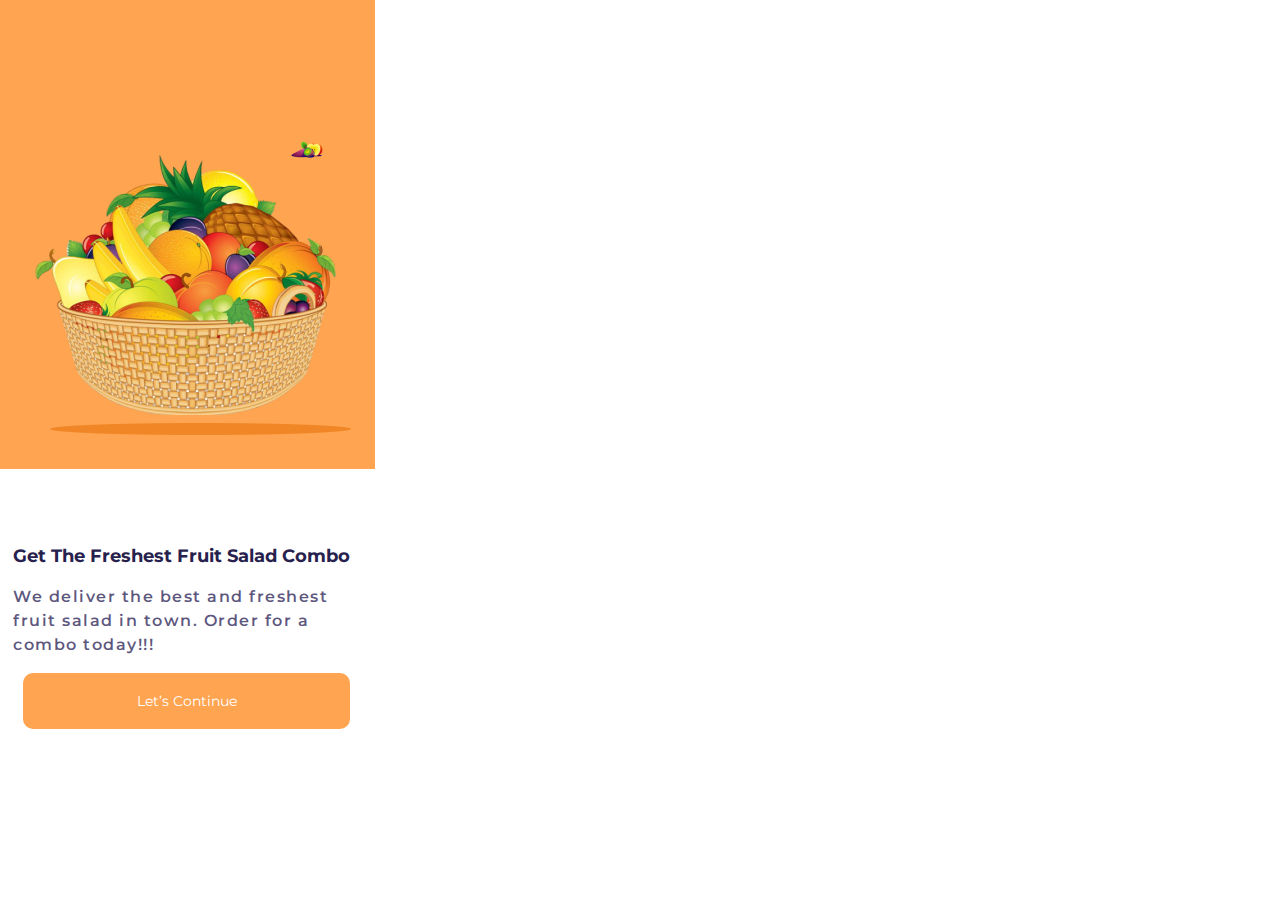
<file: index.html>
<html lang="en">
  <head>
    <meta charset="UTF-8" />
    <meta http-equiv="X-UA-Compatible" content="IE=edge" />
    <meta name="viewport" content="width=device-width, initial-scale=1.0" />
    <title>Document</title>
    <link rel="stylesheet" href="/style/style.css" />
    <link rel="preconnect" href="https://fonts.gstatic.com" />
    <link
      href="https://fonts.googleapis.com/css2?family=Montserrat&display=swap"
      rel="stylesheet"
    />
  </head>
  <body>
    <sesction class="welcome-container">
      
      <img
        class="welcome-basket"
        src="/images/imgbin-basket-of-fruit-cartoon-fruits-basket-still-life-illustration-zT8c0qVNxL2hbA3BBdz73AmJr-removebg-preview (1) 1.png"
      />

      <img
        class="upper-welcome-basket"
        src="/images/fruit-drops2-removebg-preview 1.png"
      />
      <img class="lower-welcome-basket" src="/images/Ellipse 1.png" />
    </section>
    <section class="welcome-texts">
      <div class="welcome-texts-groups">
        <h3 class="welcome-text1">Get The Freshest Fruit Salad Combo</h3>
        <p class="welcome-text2">
          We deliver the best and freshest fruit salad in town. Order for a
          combo today!!!
        </p>
      </div>
      <button id="welcome-button">Let’s Continue</button>
    </section>
  </body>
</html>
</file>
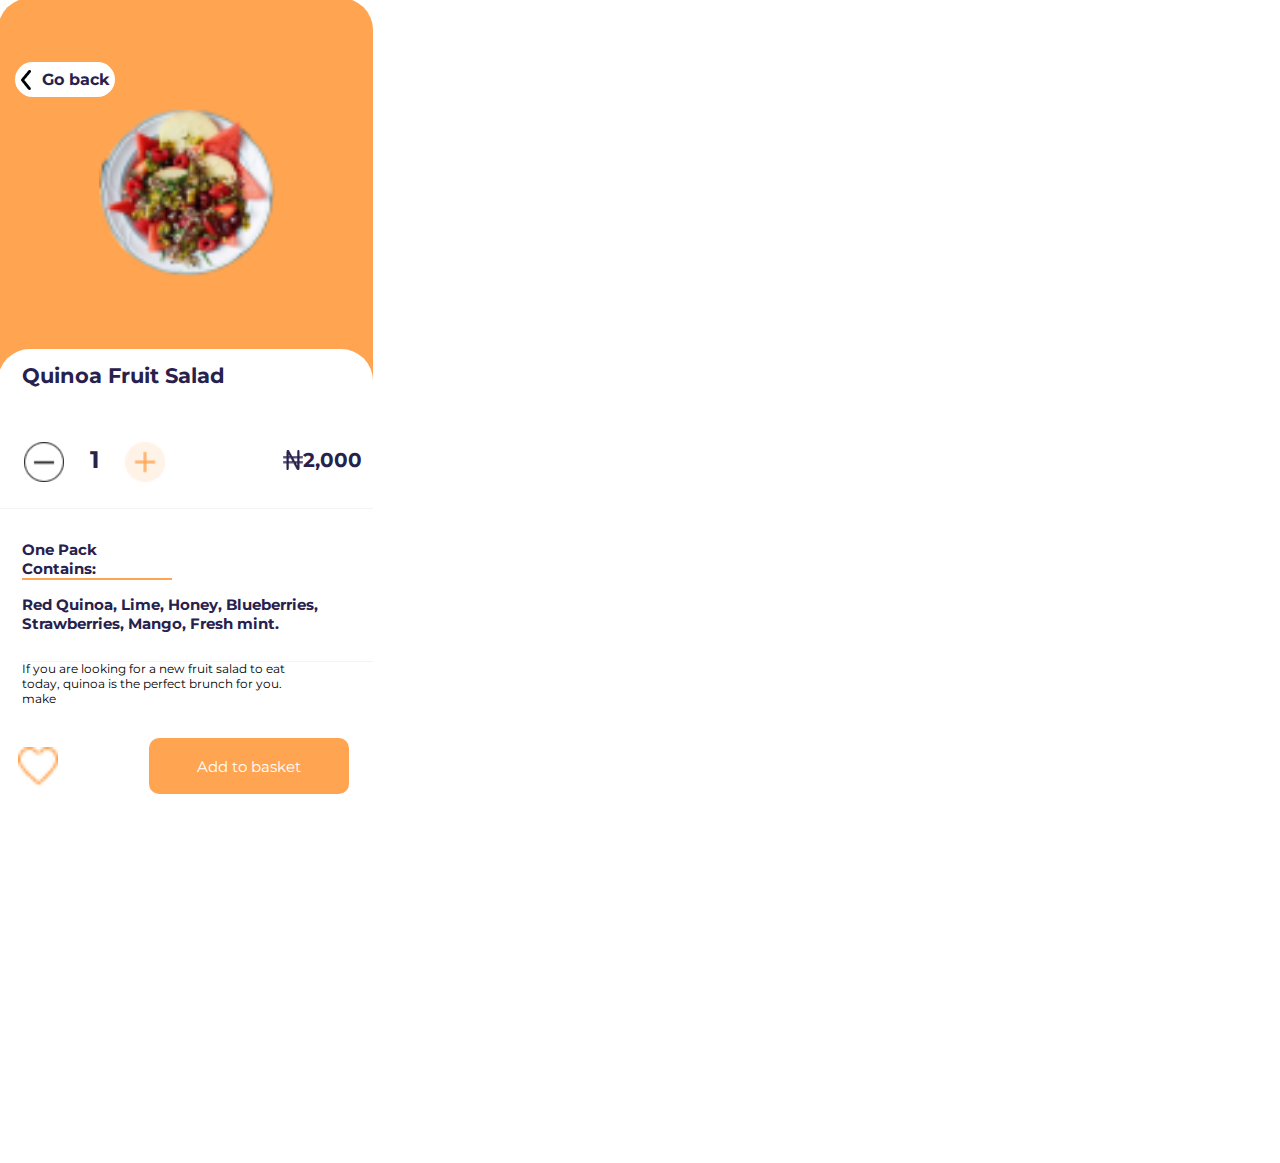
<file: src/add_to_basket.html>
<!DOCTYPE html>
<html lang="en">
<head>
    <meta charset="UTF-8">
    <meta http-equiv="X-UA-Compatible" content="IE=edge">
    <meta name="viewport" content="width=device-width, initial-scale=1.0">
    <link rel="stylesheet" href="add-to-basket.css">
    <link rel="preconnect" href="https://fonts.gstatic.com">
<link href="https://fonts.googleapis.com/css2?family=Montserrat:wght@300&display=swap" rel="stylesheet">
    <title>add to basket</title>
</head>
<body>
    <section class="main-section">
    <section class="header">
    <button class="header-button"><img src="/images/arow.png" alt="arow"> Go back</button>
    <img class="main-images"src="/images/breakfast-quinoa-and-red-fruit-salad-134061-1-removebg-preview 1 (1).png" alt="salad">
    </section>
    <section class="dish-section">
        <h1 class="dish-section-header">Quinoa Fruit Salad</h1>
        <div class="dish-order">
        <div class="dish-order1"><img class="minus"src="/images/Group 30.png" alt="">
        <h2>1</h2>
        <img class="plus" src="/images/Group 12.png" alt="">
        </div>
        <div class="dish-order2"><img class="coin"src="/images/Group 31.png" alt="">
        <h2 class="price">2,000</h2>
    </div>
</div>
   <div class="text-section">
        <h2 class="contains-header">One Pack Contains:</h2>
        <p class="Contains">Red Quinoa, Lime, Honey, Blueberries, Strawberries, Mango, Fresh mint.</p>
      </div>  <p class="Contains2">If you are looking for a new fruit salad to eat today, quinoa is the perfect brunch for you. make</p>
    </section>
    <div class="footer-section">
<img class="fav-icon"src="/images/Vector.png" alt="">
<button class="add-button">Add to basket</button>
    </div>

</section>
</body>
</html>
</file>
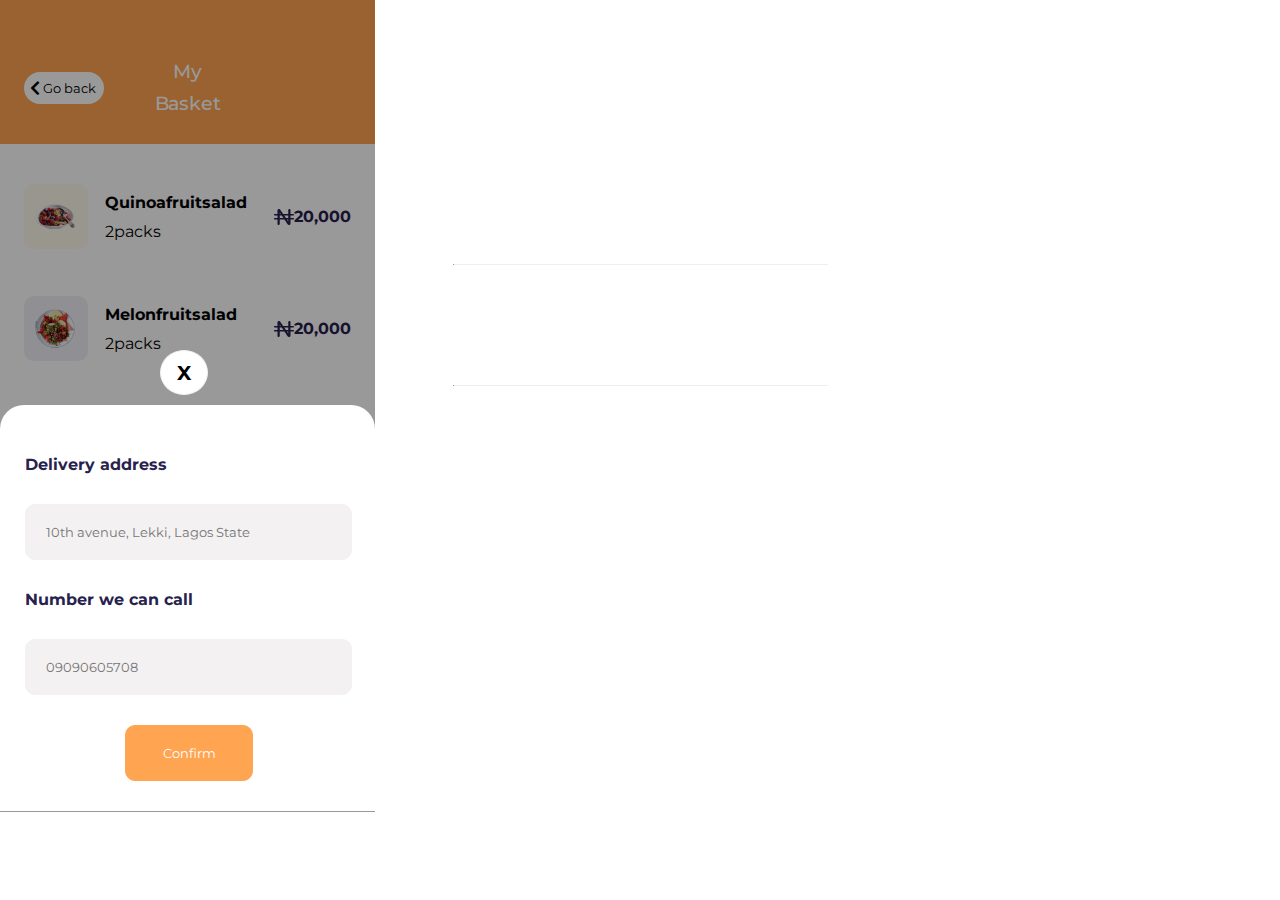
<file: src/complete_details.html>
<!doctype html>
<html lang="en">
<head>
    <meta charset="UTF-8">
    <meta name="viewport" content="width=device-width, user-scalable=no, initial-scale=1.0, maximum-scale=1.0, minimum-scale=1.0">
    <meta http-equiv="X-UA-Compatible" content="ie=edge">
    <link rel="preconnect" href="https://fonts.gstatic.com">
    <link href="https://fonts.googleapis.com/css2?family=Montserrat:wght@500&display=swap" rel="stylesheet"> 
    <link rel="stylesheet" href="https://use.fontawesome.com/releases/v5.6.3/css/all.css">
    <link rel="stylesheet" href="order_list.css">
    <title>Combo-Salad</title>
</head>
<body>
    <main > 
        <!-- pop up complete details-->
        <div class="opacity-ground"></div>  <!--cover the page with 40% black color opacity -->
        <button class="cancel-btn" onclick="window.location.href='order_list.html'">X</button>
        <section class="pop-check">
            <form>
                <label class="label-text" for="Delivery-address">Delivery address</label>
                <input type="text" id="Delivery-address" name="Delivery-address" placeholder="10th avenue, Lekki, Lagos State">
            
                <label class="label-text" for="lname">Number we can call</label>
                <input type="number" id="number-call" name="number-call" placeholder="09090605708">
                
                <button id="submit" onclick="window.location.href='order_complete.html'">Confirm</button>
              </form>
        </section> 
        <!-- My Basket & go back button-->
        <header class="order-list-header">
            <h1 class="my-basket-title">My Basket</h1>
            <button class="go-back" onclick="window.location.href='home_screen.html'">Go back</button>
            <i class="fas fa-chevron-left icon-back"></i>
        </header>

        <!-- order list section-->
        <section class="order-list">
            <div class="box box-one">
                <img src="../images/BerryWorld-Kiwiberry-Fruit-Salad-LS-removebg-preview 1.png" alt="" width="40px"
                height="24.93px">
                <div class="order-list-title">
                    <h3 class="fruit-salad">Quinoafruitsalad</h3>
                    <p>2packs</p>
                </div>
                <img class="symbol-img" src="../images/Group 31.png" alt="symbol">
                <p class="price-check">20,000</p>
            </div>

            <hr class="under-line">  <!-- split between the orders-->

            <div class="box box-two">
                <img src="../images/breakfast-quinoa-and-red-fruit-salad-134061-1-removebg-preview 1 (1).png" alt="" width="40px"
                height="40px">
                <div class="order-list-title">
                    <h3 class="fruit-salad">Melonfruitsalad</h3>
                    <p>2packs</p>
                </div>
                <img class="symbol-img" src="../images/Group 31.png" alt="symbol">
                <p class="price-check">20,000</p>
            </div>

            <hr class="under-line">

            <div class="box box-three">
                <img src="../images/Best-Ever-Tropical-Fruit-Salad8-WIDE-removebg-preview 1.png" alt="" width="40px"
                height="25px">
                <div class="order-list-title">
                    <h3 class="fruit-salad">Tropicalfruitsalad</h3>
                    <p>2packs</p>
                </div>
                <img class="symbol-img" src="../images/Group 31.png" alt="symbol">
                <p class="price-check">20,000</p>
            </div>
        </section>

        <!-- total section & checkout button-->
        <section>
            <h1 class="total">Total</h1>
            <img class="symbol-total" src="../images/Group 31.png" alt="symbol" width="20px" height="16px">
            <p class="total-price">60,000</p>
            <button class="checkout"  onclick="window.location.href='order_complete.html'">Checkout</button>
        </section>   
    </main>
</body>
</html>
</file>
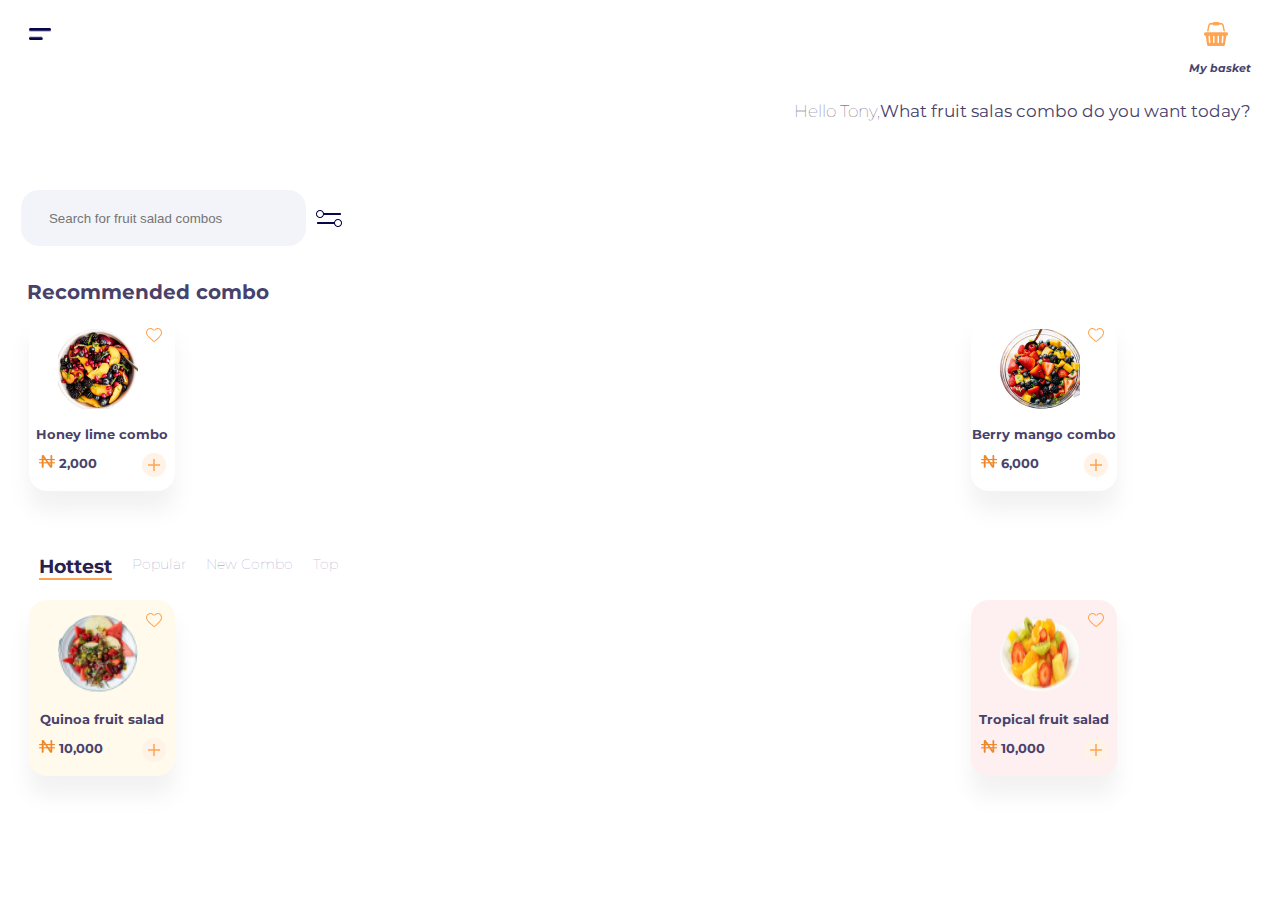
<file: src/home_screen.html>
<!DOCTYPE html>
<html lang="en">

<head>
    <meta charset="UTF-8">
    <meta http-equiv="X-UA-Compatible" content="IE=edge">
    <meta name="viewport" content="width=device-width, initial-scale=1.0">
    <link rel="stylesheet" href="/style/style.css">
    <link rel="preconnect" href="https://fonts.gstatic.com">
    <link href="https://fonts.googleapis.com/css2?family=Montserrat:wght@300&display=swap" rel="stylesheet">
    <title>Document</title>
</head>

<body>
    <header class="header">
        <img class="header-images1" src="/images/Group 4.png" alt="menu">
        <div class="header-images2">
            <img class="header-image2" src="/images/Vector2.png" alt="bascket">
            <p class="header-images2-text"><i>My basket</i></p>
        </div>
    </header>
    <p class="header-text">Hello Tony,<b>What fruit salas combo do you want today?</b> </p>
    <section class="search-box">
        <input class="search-box-input" type="search" name="search" placeholder="       Search for fruit salad combos"
            src="/images/Group.png">
        <img class="search-box-image" src="/images/Group 6.png" alt="search">
    </section>
    <section class="recommended-combo">
        <h2 class="recommended-combo-text">Recommended combo</h2>
        <div class="recommended-combo-dishes">
            <div class="recommended-combo-dishe">
                <img class="dishes-images1"
                    src="/images/Honey-Lime-Peach-Fruit-Salad-3-725x725-1-removebg-preview 1.png" alt="honey salad">
                <img class="dishes-images2" src="/images/Vector.png" alt="fav">
                <p class="dish-name">Honey lime combo </p>
                <div>
                    <p class="price-text"><img src="/images/price.png" alt="price"> 2,000</p>
                    <img class="add-icon" src="/images/Group 12.png" alt="add">
                </div>
            </div>
            <div class="recommended-combo-dishe">
                <img class="dishes-images1" src="/images/Glowing-Berry-Fruit-Salad-8-720x720-removebg-preview 1.png"
                    alt="Berry mango combo">
                <img class="dishes-images2" src="/images/Vector.png" alt="">
                <p class="dish-name">Berry mango combo</p>
                <div>
                    <p class="price-text"><img src="/images/price.png" alt="price"> 6,000</p>
                    <img class="add-icon" src="/images/Group 12.png" alt="add">
                </div>
            </div>

        </div>
    </section>
    <section class="choose-dishe">
        <div class="choose-dishe-nav">
            <p class="choose-item1">Hottest</a>
            <p class="choose-item">Popular</p>
            <p class="choose-item">New Combo</p>
            <p class="choose-item">Top</p>
        </div>
        <div class="hottest-dishes">
            <div class="hottest-dishe1">
                <img class="dishes-images1"
                    src="/images/breakfast-quinoa-and-red-fruit-salad-134061-1-removebg-preview 1 (1).png"
                    alt="Quinoa fruit salad">
                <img class="dishes-images2" src="/images/Vector.png" alt="">
                <p class="dish-name">Quinoa fruit salad </p>
                <div>
                    <p class="price-text"><img src="/images/price.png" alt="price"> 10,000</p>
                    <img class="add-icon" src="/images/Group 12.png" alt="add">
                </div>
            </div>
            <div class="Hottest-dishe2">
                <img class="dishes-images1" src="/images/Best-Ever-Tropical-Fruit-Salad8-WIDE-removebg-preview 1.png"
                    alt=" Tropical fruit salad">
                <img class="dishes-images2" src="/images/Vector.png" alt="">
                <p class="dish-name">Tropical fruit salad </p>
                <div>
                    <p class="price-text"><img src="/images/price.png" alt="price"> 10,000</p>
                    <img class="add-icon" src="/images/Group 12.png" alt="add">
                </div>
            </div>


        </div>

    </section>

</body>

</html>
</file>
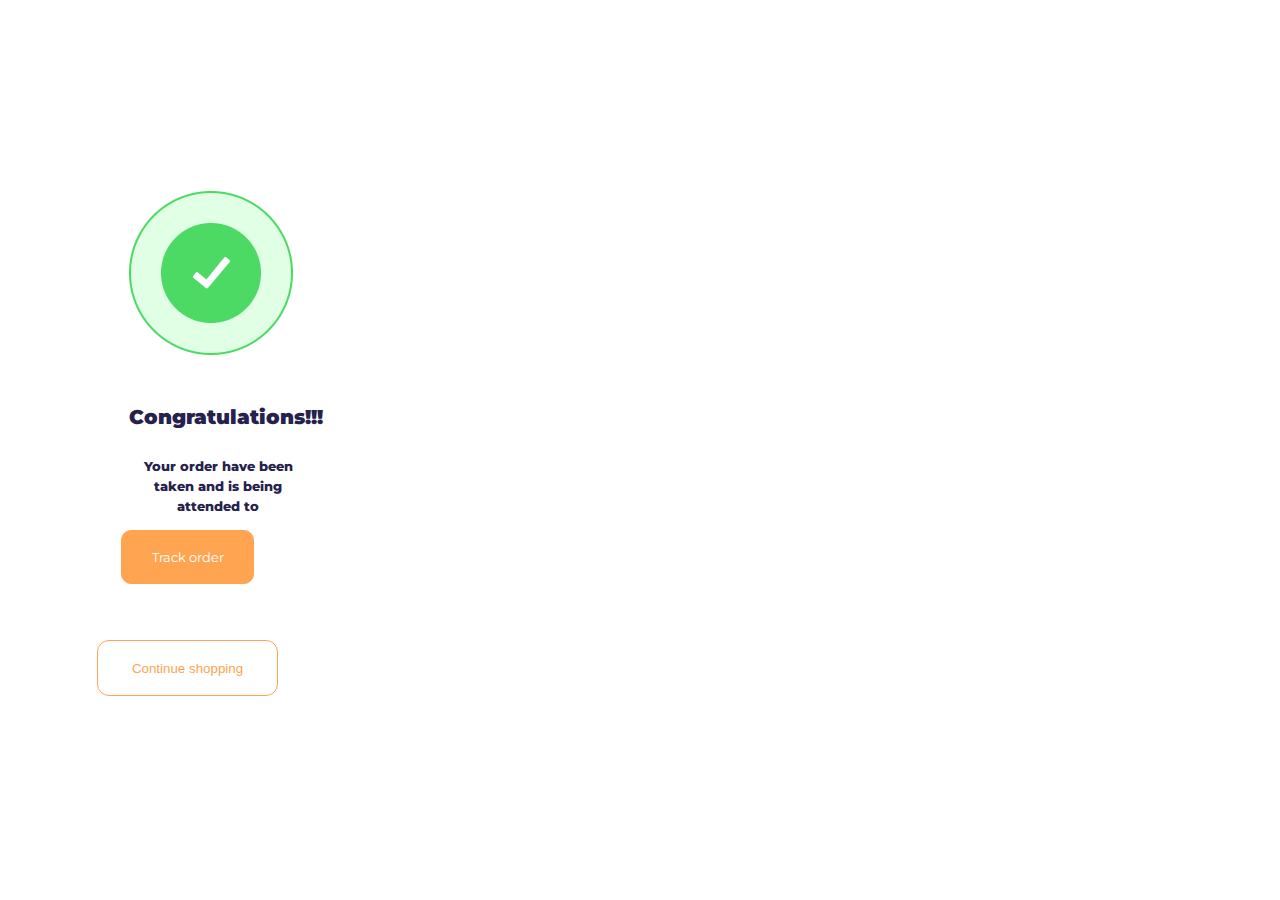
<file: src/order_complete.html>
<html lang="en">
  <head>
    <meta charset="UTF-8" />
    <meta http-equiv="X-UA-Compatible" content="IE=edge" />
    <meta name="viewport" content="width=device-width, initial-scale=1.0" />
    <title>Document</title>
    <link rel="stylesheet" href="/style/style.css" />
    <link rel="preconnect" href="https://fonts.gstatic.com" />
    <link
      href="https://fonts.googleapis.com/css2?family=Montserrat&display=swap"
      rel="stylesheet"
    />
  </head>
  <body>
    <section class="order-complete-container">
      <img class="order-done-img" src="/images/Group 48.png" />
      <h3 class="order-complete-text1">Congratulations!!!</h3>
      <p class="order-complete-text2">
        Your order have been taken and is being attended to
      </p>
    </section>
    <section class="order-complete-buttons">
      <button id="order-button1">Track order</button>
      <button id="order-button2">Continue shopping</button>
    </section>
  </body>
</html>
</file>
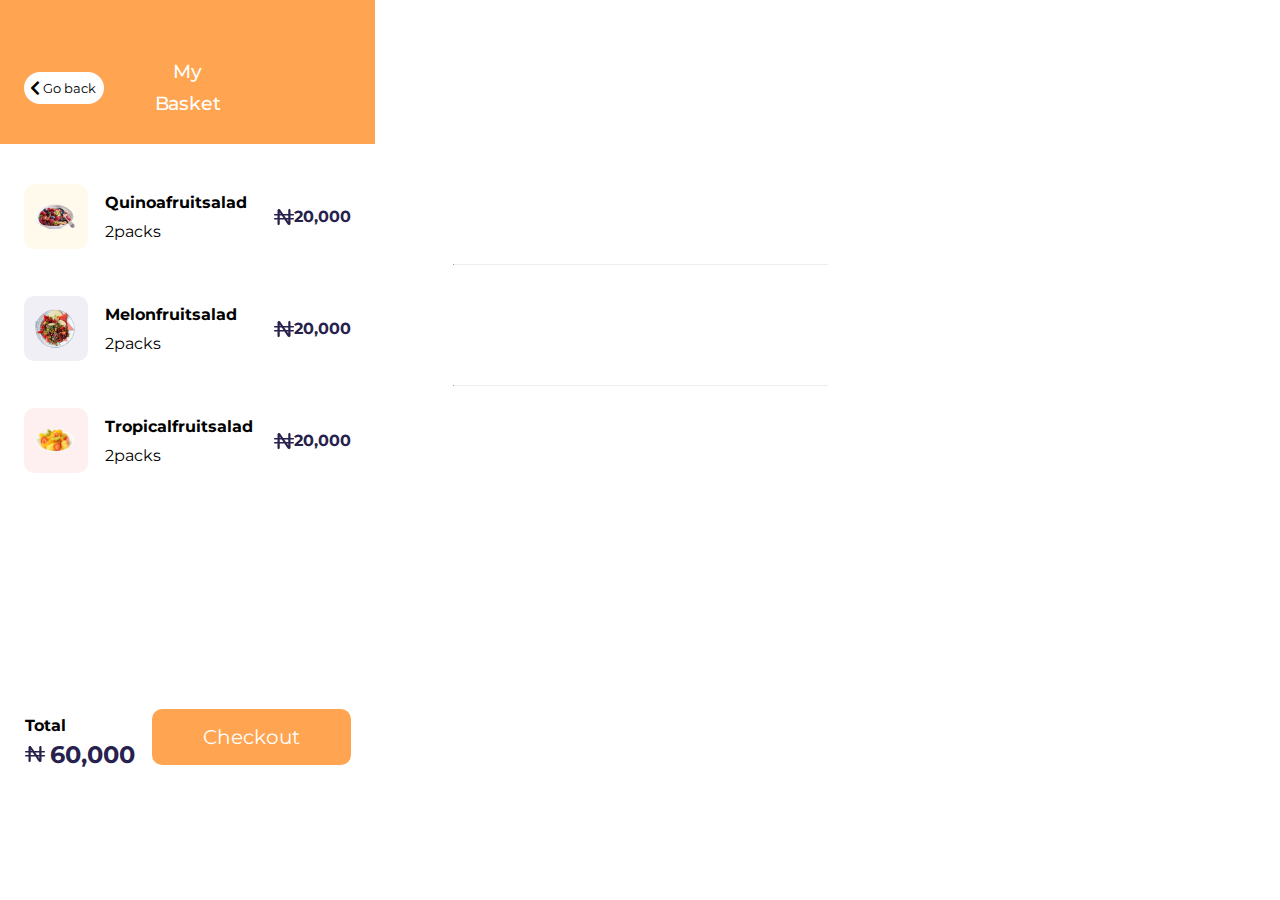
<file: src/order_list.html>
<!doctype html>
<html lang="en">
<head>
    <meta charset="UTF-8">
    <meta name="viewport" content="width=device-width, user-scalable=no, initial-scale=1.0, maximum-scale=1.0, minimum-scale=1.0">
    <meta http-equiv="X-UA-Compatible" content="ie=edge">
    <link rel="preconnect" href="https://fonts.gstatic.com">
    <link href="https://fonts.googleapis.com/css2?family=Montserrat:wght@500&display=swap" rel="stylesheet"> 
    <link rel="stylesheet" href="https://use.fontawesome.com/releases/v5.6.3/css/all.css">
    <link rel="stylesheet" href="order_list.css">
    <title>Combo-Salad</title>
</head>
<body>
    <main>
        <!-- My Basket & go back button-->
        <header class="order-list-header">
            <h1 class="my-basket-title">My Basket</h1>
            <button class="go-back" onclick="window.location.href='home_screen.html'">Go back</button>
            <i class="fas fa-chevron-left icon-back"></i>
        </header>

        <!-- order list section-->
        <section class="order-list">
            <div class="box box-one">
                <img src="../images/BerryWorld-Kiwiberry-Fruit-Salad-LS-removebg-preview 1.png" alt="" width="40px"
                height="24.93px">
                <div class="order-list-title">
                    <h3 class="fruit-salad">Quinoafruitsalad</h3>
                    <p>2packs</p>
                </div>
                <img class="symbol-img" src="../images/Group 31.png" alt="symbol">
                <p class="price-check">20,000</p>    
            </div>

            <hr class="under-line">

            <div class="box box-two">
                <img src="../images/breakfast-quinoa-and-red-fruit-salad-134061-1-removebg-preview 1 (1).png" alt="" width="40px"
                height="40px">
                <div class="order-list-title">
                    <h3 class="fruit-salad">Melonfruitsalad</h3>
                    <p>2packs</p>
                </div>
                <img class="symbol-img" src="../images/Group 31.png" alt="symbol">
                <p class="price-check">20,000</p>
            </div>

            <hr class="under-line">

            <div class="box box-three">
                <img src="../images/Best-Ever-Tropical-Fruit-Salad8-WIDE-removebg-preview 1.png" alt="" width="40px"
                height="25px">
                <div class="order-list-title">
                    <h3 class="fruit-salad">Tropicalfruitsalad</h3>
                    <p>2packs</p>
                </div>
                <img class="symbol-img" src="../images/Group 31.png" alt="symbol">
                <p class="price-check">20,000</p>
            </div>
        </section>

        <!-- total section & checkout button-->
        <section>
            <h1 class="total">Total</h1>
            <img class="symbol-total" src="../images/Group 31.png" alt="symbol" width="20px" height="16px">
            <p class="total-price">60,000</p>
            <button class="checkout" onclick="window.location.href='complete_details.html'">Checkout</button>
        </section>
    </main>
</body>
</html>
</file>
<file: style/style.css>
/* home scree ine page */
html {
  margin: 21px;
  color: #48426b;
  font-family: Montserrat;
  font-style: normal;
  font-weight: 100;
}
.header {
  width: 100%;
  display: flex;
  justify-content: space-between;
  margin-top: -7px;
}
.header-images1 {
  width: 22px;
  height: 12px;
  margin-top: 6px;
}

.header-image2 {
  margin-left: 15px;
}
.header-images2-text {
  font-size: 11px;
  text-align: center;
  font-weight: bold;
}
.header-text {
  font-size: 17px;
  text-align: right;
  margin-left: 17px;
  left: 122px;
  top: 129px;
  line-height: 16px;
}
/* search box */
.search-box {
  position: absolute;
  display: flex;
  flex-wrap: wrap;
  width: 330px;
  height: 56px;
  left: 21px;
  top: 190px;
}

.search-box-input {
  display: flex;
  justify-content: space-between;
  width: 285px;
  height: 56px;
  background-color: #f3f4f9;
  border: none;
  border-radius: 18px;
}
.search-box-image {
  width: 26px;
  height: 17px;
  margin-left: 10px;
  margin-top: 20px;
}
/* recommended combo */
.recommended-combo-text {
  position: absolute;
  font-size: 20px;
  left: 27.34px;
  top: 263px;
}
.recommended-combo-dishes,
.hottest-dishes {
  position: absolute;
  display: flex;
  justify-content: space-between;
  margin-top: 179px;
  width: 85%;
}
.recommended-combo-dishe,
.hottest-dishe1,
.Hottest-dishe2 {
  position: relative;
  width: 146px;
  height: 176px;
  background-color: white;
  border: none;
  border-radius: 18px;
  box-shadow: 0px 20px 20px 0px #e5e5e57c;
}
.dishes-images1 {
  width: 80px;
  height: 80px;
  margin-top: 14px;
  margin-left: 20%;
}
.dishes-images2 {
  position: absolute;
  right: 13px;
  top: 13px;
}
.choose-dishe {
  margin-top: 500px;
}
.choose-dishe-nav {
  display: flex;
  flex-wrap: wrap;
  margin-top: -49px;
}
.choose-item,
.choose-item1 {
  font-size: 14px;
  margin: 10px;
  color: #938db5;
  margin-top: -15px;
}
.choose-item1 {
  font-size: 19px;
  color: #27214d;
  font-weight: bold;
  border-bottom: 2px solid #ffa451;
}
.hottest-dishes {
  margin-top: 10px;
}
.hottest-dishe1 {
  background-color: #fffaeb;
}
.Hottest-dishe2 {
  background-color: #fef0f0;
}
.dish-name {
  font-size: 13px;
  font-weight: bold;
  text-align: center;
}
.price-text {
  font-size: 13px;
  font-weight: bold;
  margin-left: 10px;
}
.add-icon {
  position: absolute;
  right: 9px;
  top: 138px;
}
/*end home scree ine page */


.order-complete-container {
  position: relative;
  width: 247px;
  height: 328px;
  left: 100px;
  top: 162px;
}
.order-complete-text1 {
  font-family: "Montserrat", sans-serif;
  font-weight: 900;
  font-size: 20px;
  width: 224px;
  height: 32px;
  left: 100px;
  top: 382px;
  color: #27214d;
  margin-top: 50px;
}
.order-complete-text2 {
  font-family: "Montserrat", sans-serif;
  font-size: 12.7px;
  margin-right: 69px;
  display: flex;
  align-items: center;
  text-align: center;
  font-weight: 800;
  line-height: 20px;
  color: #27214d;
}

#order-button1 {
  position: absolute;
  left: 121px;
  top: 530px;
  height: 54px;
  width: 133px;
  background: #ffa451;
  border: 1px solid #ffa451;
  border-radius: 10px;
  font-family: "Montserrat", sans-serif;
  color: white;
}
#order-button2 {
  position: absolute;
  height: 56px;
  width: 181px;
  left: 97px;
  top: 640px;
  border: 1px solid #ffa451;
  border-radius: 12px;
  color: #ffa451;
  background: white;
}

.welcome-container {
    position: absolute;
    width: 375px;
    height: 469px;
    left: 0px;
    top: 0px;
    background: #ffa451;
  }
  .welcome-basket {
    position: absolute;
    width: 301px;
    height: 260px;
    left: 35px;
    top: 155px;
  }
  .upper-welcome-basket {
    position: absolute;
    width: 50px;
    height: 37.52px;
    left: 282px;
    top: 131px;
  }
  .lower-welcome-basket {
    position: absolute;
    width: 301px;
    height: 12px;
    left: 50px;
    top: 423px;
  }
  .welcome-texts {
    position: absolute;
    width: 353px;
    height: 197px;
    left: 13px;
    top: 527px;
  }
  
  .welcome-text1 {
    font-family: "Montserrat", sans-serif;
    font-size: 18px;
    font-weight: bold ;
    text-align: left;
    color: #27214d;
  }
  .welcome-text2 {
    font-family: "Montserrat", sans-serif;
    font-size: 16px;
    font-weight: 570;
    line-height: 24px;
    text-align: left;
    color: #5d577e;
    letter-spacing:1.5px
  }
  #welcome-button {
    position: relative;
    width: 327px;
    height: 56px;
    font-family: "Montserrat", sans-serif;
    background: #ffa451;
    border-radius: 10px;
    border: none;
    color: #ffffff;
    font-weight: 400;
    font-size: 14px;
    line-height: 24px;
    text-align: center;
   margin-left: 10px;
  }
</file>
<file: src/add-to-basket.css>
.main-section {
    position: relative;
    width: 375px;
    height: 812px;
    font-family: "Montserrat", sans-serif;
    color: #27214d;
  
    background: #ffa451;
    border-radius: 32px;
    margin-left: -10px;
    margin-top: -10px;
  }
  .header {
    position: absolute;
    width: 375px;
    height: 812px;
  }
  .header-button {
    background-color: white;
    border: none;
    border-radius: 30px;
    font-weight: bold;
    width: 100px;
    font-size: 16px;
    position: absolute;
    display: flex;
    justify-content: space-between;
    align-items: center;
    color: #27214d;
    height: 35px;
    left: 17px;
    top: 64px;
    font-family: "Montserrat", sans-serif;
  }
  .header-buttom img {
    width: 15px;
    height: 20px;
    left: 0;
  }
  .main-images {
    position: absolute;
    width: 100px;
    justify-content: center;
    position: absolute;
    width: 176px;
    height: 173px;
    left: 101px;
    top: 109px;
  }
  .dish-section {
    position: absolute;
    background-color: white;
    top: 351px;
  
    border-radius: 32px;
    width: 100%;
    height: 100%;
  }
  .dish-section-header {
    position: absolute;
    width: 231px;
    height: 32px;
    left: 24px;
    font-weight: bold;
    font-size: 21px;
  }
  .dish-order {
    display: flex;
    position: relative;
    justify-content: space-between;
    top: 76px;
    border-bottom: 1px solid #f3f3f3;
  }
  .dish-order div {
    width: 90px;
  }
  .dish-order1,
  .dish-order2 {
    display: flex;
    justify-content: space-between;
  }
  
  .coin {
    width: 20px;
    height: 20px;
    margin-top: 25px;
  }
  .minus,
  .plus {
    width: 40px;
    height: 40px;
    margin: 26px;
    margin-top: 17px;
  }
  .price {
    margin-right: 13px;
    font-size: 20px;
    margin-top: 23px;
  }
  .text-section {
    position: absolute;
    left: 24px;
    top: 179px;
  }
  .contains-header {
    font-size: 15px;
    width: 150px;
    font-weight: bold;
    border-bottom: 2px solid #ffa451;
  }
  .Contains {
    font-size: 15px;
    font-weight: bolder;
    border-bottom: 1px solid #f3f3f3;
    height: 66px;
  }
  .Contains2 {
    font-size: 12px;
    position: absolute;
    width: 284px;
    height: 42px;
    left: 24px;
    top: 300px;
    color: black;
  }
  .footer-section {
    position: absolute;
  
    top: 740px;
    display: flex;
  }
  .add-button {
    width: 219px;
    height: 56px;
    border: none;
    border-radius: 10px;
    width: 200px;
    font-family: "Montserrat", sans-serif;
    background-color: #ffa451;
    color: white;
    font-size: 15px;
    margin-left: 91px;
  }
  .fav-icon {
    width: 40px;
    height: 40px;
    margin-left: 20px;
    margin-top: 9px;
  }
</file>
<file: src/order_list.css>
* {
    padding: 0;
    margin: 0;
    box-sizing: border-box;
    font-family: 'Montserrat';
}

/* pop-checkout */
.opacity-ground{
    position: absolute;
    z-index: 20; /* to make the div over the page and cover it with 50% black color opacity*/
    background-color:#000000;
    opacity: 40%;
    height: 812px;
    width: 375px;
}
.cancel-btn{
    position: absolute;
    z-index: 22; /* to make the button over the div */
    background-color:#FFFFFF;
    height: 45px;
    width: 48px;
    top: 350px;
    left: 160px;
    border-radius: 50%;
    border: 1px solid #F3F1F1;
    font-size: 20px;
    font-weight: bold;
}
.pop-check{
    display: flex;
    position: absolute;
    z-index: 22; /* to look like a popup window */
    background-color: #FFFFFF;
    height: 406px;
    width: 375px;
    margin-top: 405px;
    padding-top: 50px;
    padding-left: 25px;
    border-radius: 24px 24px 0px 0px; /* (1(24),2(24) "top") (3(0),4(0) "bottom")*/
}

.label-text{
   color: #27214D;
   font-family: 'Montserrat';
   font-weight: bold;
}

input[type=text], select {
    width: 327px;
    height: 56px;
    padding: 12px 20px;
    margin: 30px 0;
    display: inline-block;
    border: 1px solid #F3F1F1;
    background-color:#F3F1F1;
    border-radius: 10px;
    box-sizing: border-box;    
}

input[type=number], select {
    width: 327px;
    height: 56px;
    padding: 12px 20px;
    margin: 30px 0;
    display: inline-block;
    border: 1px solid #F3F1F1;
    background-color:#F3F1F1;
    border-radius: 10px;
    box-sizing: border-box;
}
  
#submit {
    display: flex;
    width: 40%;
    color: white;
    margin-left: 100px;
    cursor: pointer;
    text-align: center;
    justify-content: center;
    width: 128px;
    height: 56px;
    flex-direction: row;
    align-items: center;
    padding: 16px 25px;
    left: 120px;
    top: 716px;
    background: #FFA451;
    border: 1px solid #FFA451;
    box-sizing: border-box;
    border-radius: 10px;
  }
  
  #submit:hover {
    background-color: #FFA451;
  }


/* My Basket */
.order-list-header{
    background-color:#FFA451;
    height: 144px;
    width: 375px;
}
.my-basket-title{
    position: absolute;
    width: 99px;
    height: 32px;
    left: 138px;
    top: 72px;
    font-family: 'Montserrat';
    font-style: normal;
    font-weight: 500;
    font-size: 19px;
    line-height: 32px;
    display: flex;
    align-items: center;
    text-align: center;
    letter-spacing: -0.01em;
    color: #ffffff;
}

/* Go back */
.go-back{
    position: absolute;
    width: 80px;
    height: 32px;
    left: 24px;
    top: 72px;
    background: #FFFFFF;
    border-radius: 100px;
    border: 2px solid #FFFFFF;
    padding-left: 10px;
} 
.icon-back{
    position: absolute;
    left: 30px;
    top: 80px;
}


/* order list */

.fruit-salad{
    padding-bottom: 10px;
    font-size: 16px;
}
.order-list{
    display: flex;          
    align-items: center;     
    text-align: left;
    flex-direction: column;
    align-content: flex-start;
}
.under-line{ /*split between the orders*/
    border-bottom-width: 0px;
    border-top: 1px solid #eee;
    width: 375px;
    margin-top: 120px;
}

.box{
    display: flex;          
    align-items: center;     
    text-align: center;
    position: absolute;
    width: 64px;
    height: 65px;
    left: 24px;
    border-radius: 10px;
    padding: .7rem;
    
}
.box-one {
    top: 184px;   
    background: #FFFAEB;
    
}

.box-two{
    top: 296px;
    background:#F1EFF6;
}

.box-three{
    top: 408px;
    background:#FEF0F0;;
}
.order-list-title{
    display: flex;
    flex-direction: column;
    padding-left: 30px;
    text-align: left; 
}
.price-check{
    position: absolute;
    left: 270px;
    color: #27214D;
    font-size: 16px;
    font-weight: bold;
}
.symbol-img{
    position: absolute;
    left: 250px;
}

/* checkout */
.checkout{
    position: absolute;
    width: 199px;
    height: 56px;
    left: 152px;
    top: 709px;
    background: #FFA451;
    border-radius: 10px;
    border: 2px solid #FFA451;
    color: #FFFFFF;
    font-size: 20px;
}
.total{
    position: absolute;
    width: 93.59px;
    height: 28px;
    left: 25px;
    top: 710px;
    font-size: 16px;
    line-height: 24px;
    display: flex;
    align-items: flex-end;
    text-align: center;
}
.total-price{
    position: absolute;
    width: 103px;
    height: 32px;
    left: 50px;
    top: 740px;
    color: #27214D;
    font-size: 24px;
    font-weight: bold;
}
.symbol-total{
    position: absolute;
    left: 25px;
    top: 746px;
}
</file>
